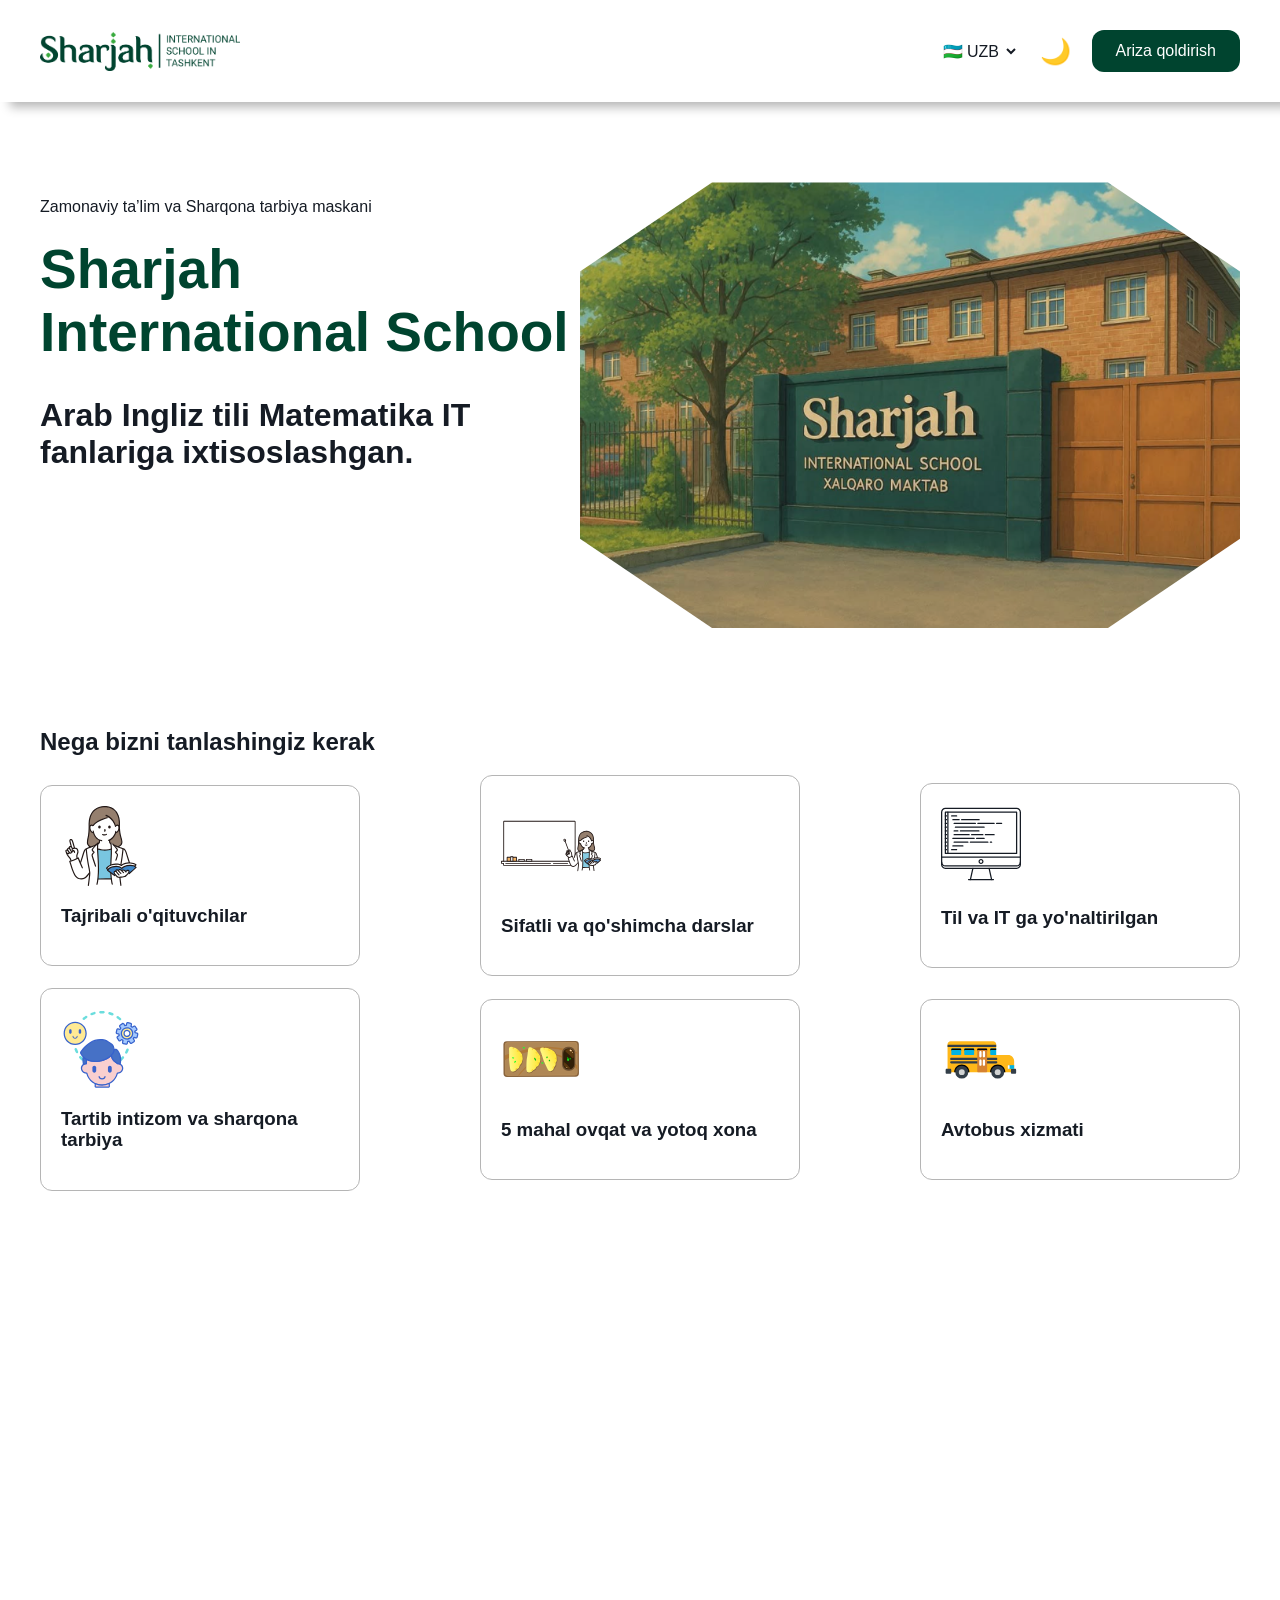
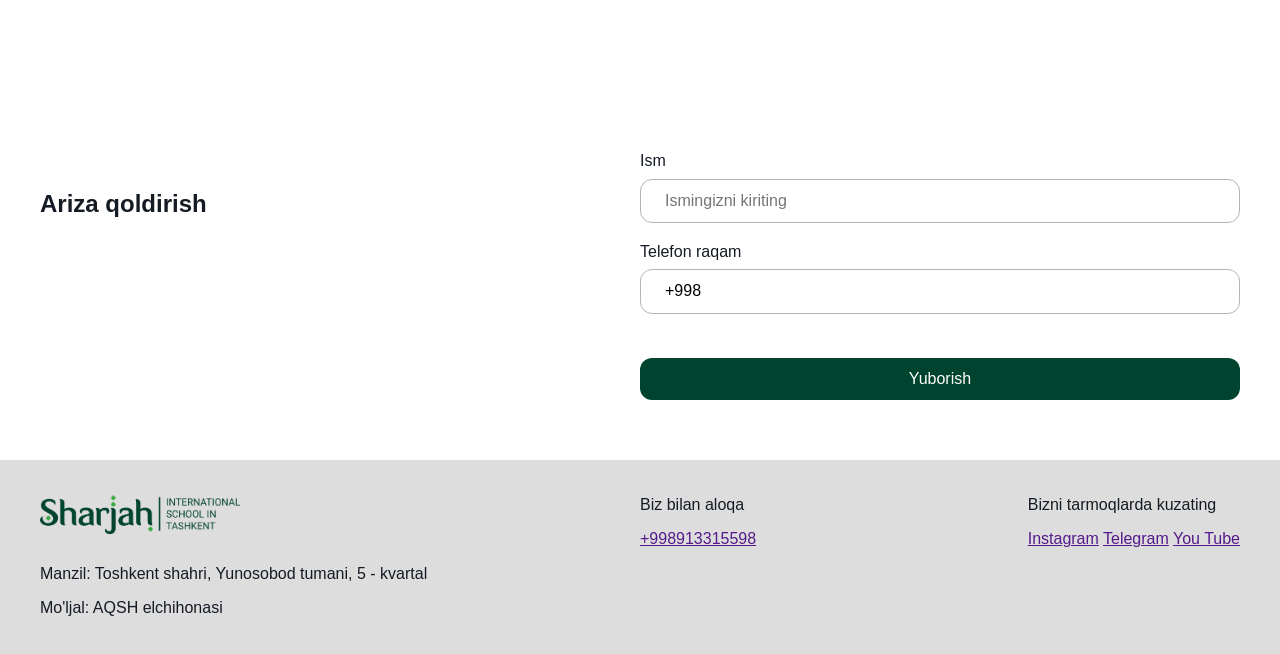
<file: index.html>
<!DOCTYPE html>
<html lang="en">
    <head>
        <meta charset="UTF-8" />
        <meta http-equiv="X-UA-Compatible" content="IE=edge" />
        <meta name="viewport" content="width=device-width, initial-scale=1.0" />
        <link rel="stylesheet" href="./css/main.css" />
        <!-- <link rel="icon" type="image/png" href="/assets/image/sh.png" sizes="64x64" /> -->
        <title>Sharjah school</title>
    </head>
    <body>
        <header>
            <div class="container">
                <div class="header">
                    <a href="./index.html">
                        <img
                            src="./assets/image/Sharjah logo.png"
                            width="200"
                            alt="site logo"
                        />
                    </a>

                    <div class="header-right">
                        <select id="lang-select" class="lang-select">
                            <option value="uz">🇺🇿 UZB</option>
                            <option value="en">🇬🇧 ENG</option>
                            <option value="ru">🇷🇺 RUS</option>
                        </select>

                        <button
                            class="theme-btn"
                            data-translate="dark-mode"
                        ></button>
                        <a
                            href="#appeal"
                            data-translate="appeal"
                            class="appeal"
                        ></a>
                    </div>
                </div>
            </div>
        </header>

        <main>
            <section class="hero-section">
                <div class="container">
                    <div class="hero">
                        <div class="hero-content">
                            <p data-translate="hero-info"></p>
                            <h1>
                                <p class="site-title">
                                    Sharjah International School
                                </p>
                                <p data-translate="hero-title"></p>
                            </h1>
                        </div>

                        <img
                            class="hero-img"
                            src="./assets/image/hero-img.png"
                            alt=""
                        />
                    </div>
                </div>
            </section>

            <section class="info-section">
                <div class="container">
                    <div class="info">
                        <h2 class="info-title">
                            Nega bizni tanlashingiz kerak
                        </h2>
                        <ul class="info-list">
                            <li class="info-list--item">
                                <img
                                    src="./assets/image/teacher-female-svgrepo-com.svg"
                                    width="80"
                                    alt=""
                                />
                                <h3>Tajribali o'qituvchilar</h3>
                            </li>
                            <li class="info-list--item">
                                <img
                                    src="./assets/image/lesson.svg"
                                    width="100"
                                    alt=""
                                />
                                <h3>Sifatli va qo'shimcha darslar</h3>
                            </li>
                            <li class="info-list--item">
                                <svg
                                    width="80px"
                                    height="80px"
                                    viewBox="0 0 1024 1024"
                                    fill="currentColor"
                                    class="icon"
                                    version="1.1"
                                    xmlns="http://www.w3.org/2000/svg"
                                >
                                    <path
                                        d="M1015.848 687.82H8.156a7.992 7.992 0 0 1-7.998-7.996 7.994 7.994 0 0 1 7.998-7.998h1007.692a7.992 7.992 0 0 1 7.996 7.998 7.992 7.992 0 0 1-7.996 7.996zM512 767.766c-17.636 0-31.99-14.34-31.99-31.99s14.354-31.99 31.99-31.99 31.992 14.34 31.992 31.99-14.356 31.99-31.992 31.99z m0-47.984c-8.81 0-15.996 7.184-15.996 15.994s7.186 15.994 15.996 15.994c8.824 0 15.996-7.184 15.996-15.994s-7.172-15.994-15.996-15.994zM376.152 975.732a8.01 8.01 0 0 1-7.826-9.73l31.99-143.956c0.968-4.296 5.294-6.954 9.544-6.078a8.014 8.014 0 0 1 6.078 9.544l-31.99 143.956a8 8 0 0 1-7.796 6.264zM647.864 975.732a8 8 0 0 1-7.808-6.264l-31.988-143.956a8.01 8.01 0 0 1 6.074-9.544 7.99 7.99 0 0 1 9.542 6.078l31.992 143.956a8.008 8.008 0 0 1-7.812 9.73z"
                                        fill="currentColor"
                                    />
                                    <path
                                        d="M671.954 975.732H352.05a7.992 7.992 0 0 1-7.998-7.998 7.992 7.992 0 0 1 7.998-7.996h319.904a7.992 7.992 0 0 1 7.996 7.996 7.992 7.992 0 0 1-7.996 7.998zM967.86 640.086H56.14a7.994 7.994 0 0 1-7.998-7.998V104.25a7.994 7.994 0 0 1 7.998-7.998h911.72c4.422 0 8 3.578 8 7.998v527.838a7.994 7.994 0 0 1-8 7.998z m-903.722-15.996h895.726V112.248H64.138v511.842z"
                                        fill="currentColor"
                                    />
                                    <path
                                        d="M967.86 800.038H56.14c-30.866 0-55.982-25.118-55.982-55.982V104.25c0-30.866 25.118-55.982 55.982-55.982h911.72c30.868 0 55.984 25.118 55.984 55.982v639.804c0 30.866-25.118 55.984-55.984 55.984zM56.14 64.262c-22.04 0-39.988 17.94-39.988 39.988v639.804c0 22.054 17.948 39.986 39.988 39.986h911.72c22.058 0 39.988-17.932 39.988-39.986V104.25c0-22.048-17.93-39.988-39.988-39.988H56.14z"
                                        fill="currentColor"
                                    />
                                    <path
                                        d="M967.86 831.778H56.14c-31.38 0-55.982-24.586-55.982-55.982v-31.99a7.994 7.994 0 0 1 7.998-7.998 7.994 7.994 0 0 1 7.998 7.998v31.99c0 22.43 17.574 39.986 39.988 39.986h911.72c22.434 0 39.988-17.556 39.988-39.986v-31.74a7.994 7.994 0 0 1 8-7.998 7.992 7.992 0 0 1 7.996 7.998v31.74c-0.002 31.396-24.588 55.982-55.986 55.982zM88.13 640.086a7.994 7.994 0 0 1-7.998-7.998V104.25a7.994 7.994 0 0 1 7.998-7.998 7.994 7.994 0 0 1 7.998 7.998v527.838a7.994 7.994 0 0 1-7.998 7.998z"
                                        fill="currentColor"
                                    />
                                    <path
                                        d="M72.136 160.232H56.14c-4.42 0-7.998-3.576-7.998-7.998s3.578-7.998 7.998-7.998h15.996c4.42 0 7.998 3.576 7.998 7.998s-3.578 7.998-7.998 7.998zM72.136 208.218H56.14c-4.42 0-7.998-3.578-7.998-7.998s3.578-7.998 7.998-7.998h15.996c4.42 0 7.998 3.578 7.998 7.998s-3.578 7.998-7.998 7.998zM72.136 256.204H56.14c-4.42 0-7.998-3.576-7.998-7.998s3.578-7.998 7.998-7.998h15.996c4.42 0 7.998 3.576 7.998 7.998s-3.578 7.998-7.998 7.998zM72.136 304.19H56.14c-4.42 0-7.998-3.578-7.998-7.998s3.578-7.998 7.998-7.998h15.996c4.42 0 7.998 3.578 7.998 7.998s-3.578 7.998-7.998 7.998z"
                                        fill="currentColor"
                                    />
                                    <path
                                        d="M72.136 352.174H56.14c-4.42 0-7.998-3.576-7.998-7.998s3.578-7.998 7.998-7.998h15.996c4.42 0 7.998 3.576 7.998 7.998s-3.578 7.998-7.998 7.998z"
                                        fill="currentColor"
                                    />
                                    <path
                                        d="M72.136 400.16H56.14a7.994 7.994 0 0 1-7.998-7.998 7.994 7.994 0 0 1 7.998-7.998h15.996a7.994 7.994 0 0 1 7.998 7.998 7.996 7.996 0 0 1-7.998 7.998z"
                                        fill="currentColor"
                                    />
                                    <path
                                        d="M72.136 448.144H56.14a7.994 7.994 0 0 1-7.998-7.998 7.994 7.994 0 0 1 7.998-7.998h15.996a7.994 7.994 0 0 1 7.998 7.998 7.994 7.994 0 0 1-7.998 7.998z"
                                        fill="currentColor"
                                    />
                                    <path
                                        d="M72.136 496.13H56.14a7.994 7.994 0 0 1-7.998-7.998 7.994 7.994 0 0 1 7.998-7.998h15.996a7.994 7.994 0 0 1 7.998 7.998 7.996 7.996 0 0 1-7.998 7.998z"
                                        fill="currentColor"
                                    />
                                    <path
                                        d="M72.136 544.116H56.14a7.994 7.994 0 0 1-7.998-7.998 7.992 7.992 0 0 1 7.998-7.996h15.996a7.992 7.992 0 0 1 7.998 7.996 7.994 7.994 0 0 1-7.998 7.998z"
                                        fill="currentColor"
                                    />
                                    <path
                                        d="M72.136 592.102H56.14c-4.42 0-7.998-3.578-7.998-7.998s3.578-7.998 7.998-7.998h15.996c4.42 0 7.998 3.578 7.998 7.998s-3.578 7.998-7.998 7.998z"
                                        fill="currentColor"
                                    />
                                    <path
                                        d="M200.096 160.232h-63.98c-4.42 0-7.998-3.576-7.998-7.998s3.576-7.998 7.998-7.998h63.98c4.42 0 7.998 3.576 7.998 7.998s-3.578 7.998-7.998 7.998zM488.006 208.218H264.076c-4.42 0-7.998-3.578-7.998-7.998s3.576-7.998 7.998-7.998h223.93c4.422 0 7.998 3.578 7.998 7.998s-3.576 7.998-7.998 7.998zM232.086 208.218H152.11c-4.42 0-7.998-3.578-7.998-7.998s3.578-7.998 7.998-7.998h79.976c4.42 0 7.998 3.578 7.998 7.998s-3.578 7.998-7.998 7.998zM679.95 256.204H472.012c-4.42 0-7.998-3.576-7.998-7.998s3.578-7.998 7.998-7.998h207.936c4.422 0 7.996 3.576 7.996 7.998s-3.572 7.998-7.994 7.998zM775.918 256.204h-63.98c-4.418 0-7.996-3.576-7.996-7.998s3.578-7.998 7.996-7.998h63.98c4.422 0 8 3.576 8 7.998s-3.578 7.998-8 7.998zM440.022 256.204H168.106c-4.42 0-7.998-3.576-7.998-7.998s3.576-7.998 7.998-7.998h271.916c4.42 0 7.998 3.576 7.998 7.998s-3.578 7.998-7.998 7.998zM216.09 352.174H168.106c-4.42 0-7.998-3.576-7.998-7.998s3.576-7.998 7.998-7.998h47.986c4.42 0 7.998 3.576 7.998 7.998s-3.58 7.998-8 7.998zM485.508 352.174H248.082c-4.42 0-7.998-3.576-7.998-7.998s3.578-7.998 7.998-7.998h237.428c4.42 0 7.998 3.576 7.998 7.998s-3.58 7.998-8 7.998zM551.988 304.19H184.1c-4.42 0-7.998-3.578-7.998-7.998s3.578-7.998 7.998-7.998h367.888c4.422 0 7.996 3.578 7.996 7.998s-3.574 7.998-7.996 7.998zM535.992 400.16h-143.956a7.994 7.994 0 0 1-7.998-7.998 7.994 7.994 0 0 1 7.998-7.998h143.956c4.422 0 8 3.578 8 7.998a7.994 7.994 0 0 1-8 7.998zM424.028 448.144H152.11a7.994 7.994 0 0 1-7.998-7.998 7.994 7.994 0 0 1 7.998-7.998h271.916a7.994 7.994 0 0 1 7.998 7.998 7.992 7.992 0 0 1-7.996 7.998zM280.072 544.116h-127.96a7.994 7.994 0 0 1-7.998-7.998 7.992 7.992 0 0 1 7.998-7.996h127.96a7.992 7.992 0 0 1 7.998 7.996 7.994 7.994 0 0 1-7.998 7.998zM599.972 496.13H376.042a7.994 7.994 0 0 1-7.998-7.998 7.994 7.994 0 0 1 7.998-7.998h223.93c4.422 0 8 3.578 8 7.998a7.994 7.994 0 0 1-8 7.998zM647.958 496.13h-15.992c-4.422 0-8-3.578-8-7.998a7.994 7.994 0 0 1 8-7.998h15.992c4.422 0 8 3.578 8 7.998s-3.58 7.998-8 7.998zM344.052 496.13H168.106a7.994 7.994 0 0 1-7.998-7.998 7.994 7.994 0 0 1 7.998-7.998h175.946a7.994 7.994 0 0 1 7.998 7.998 7.994 7.994 0 0 1-7.998 7.998zM200.096 592.102h-63.98c-4.42 0-7.998-3.578-7.998-7.998s3.576-7.998 7.998-7.998h63.98c4.42 0 7.998 3.578 7.998 7.998s-3.578 7.998-7.998 7.998zM551.988 448.144h-95.972a7.994 7.994 0 0 1-7.998-7.998 7.994 7.994 0 0 1 7.998-7.998h95.972a7.992 7.992 0 0 1 7.996 7.998 7.99 7.99 0 0 1-7.996 7.998zM679.95 400.16h-111.964c-4.422 0-8-3.578-8-7.998a7.994 7.994 0 0 1 8-7.998h111.964a7.992 7.992 0 0 1 7.996 7.998 7.992 7.992 0 0 1-7.996 7.998zM360.046 400.16h-191.94a7.994 7.994 0 0 1-7.998-7.998 7.994 7.994 0 0 1 7.998-7.998h191.942a7.994 7.994 0 0 1 7.998 7.998 7.996 7.996 0 0 1-8 7.998z"
                                        fill="currentColor"
                                    />
                                </svg>
                                <h3>Til va IT ga yo'naltirilgan</h3>
                            </li>
                            <li class="info-list--item">
                                <img
                                    src="./assets/image/reshot-icon-charcater-building-V54C68ZLUN.svg"
                                    width="80"
                                    alt=""
                                />
                                <h3>Tartib intizom va sharqona tarbiya</h3>
                            </li>
                            <li class="info-list--item">
                                <img
                                    src="./assets/image/food-gyoza-japanese-food-svgrepo-com.svg"
                                    width="80"
                                    alt=""
                                />
                                <h3>5 mahal ovqat va yotoq xona</h3>
                            </li>
                            <li class="info-list--item">
                                <img
                                    src="./assets/image/school-bus-svgrepo-com.svg"
                                    width="80"
                                    alt=""
                                />
                                <h3>Avtobus xizmati</h3>
                            </li>
                        </ul>
                    </div>
                </div>
            </section>

            <section class="location-section">
                <div class="container">
                    <iframe
                        src="https://yandex.ru/map-widget/v1/?um=constructor%3Af2c78a2348951900facc6458e27fc152a250ca13cfb68885768c98089ad1f8de&amp;source=constructor"
                        width="100%"
                        height="475"
                        frameborder="0"
                    ></iframe>
                </div>
            </section>

            <section class="contact-section">
                <div class="container">
                    <div class="contact">
                        <div class="contact-info">
                            <h2>Ariza qoldirish</h2>

                            <!-- <p>
                                    Ismingizni va telefon raqamingizni
                                    qoldiring, biz siz bilan tez orada
                                    bog'lanamiz.
                                </p> -->
                            <video
                                src="./assets/image/Customer Service.mp4"
                                autoplay
                                muted
                                loop
                                playsinline
                                width="280"
                            ></video>
                        </div>
                        <form class="contact-form">
                            <label for="name" data-translate="name"></label>
                            <input
                                id="name"
                                type="text"
                                class="modal-input"
                                data-translate-placeholder="name_placeholder"
                                placeholder="Enter your name"
                            />

                            <label for="phone" data-translate="phone"></label>
                            <input
                                id="phone"
                                type="tel"
                                class="modal-input"
                                placeholder="Enter your phone number"
                                value="+998"
                            />
                            <button
                                class="modal-btn"
                                data-translate="submit"
                            ></button>
                        </form>
                    </div>
                </div>
            </section>
        </main>

        <footer>
            <div class="container">
                <div class="footer">
                    <div class="footer-top">
                        <a href="./index.html">
                            <img
                                src="./assets/image/Sharjah logo.png"
                                width="200"
                                alt="site logo"
                            />
                        </a>
                        <div class="footer-info">
                            <div>
                                <p>Biz bilan aloqa</p>
                                <a href="">+998913315598</a>
                            </div>
                            <div>
                                <p>Bizni tarmoqlarda kuzating</p>
                                <a href="">Instagram</a>
                                <a href="">Telegram</a>
                                <a href="">You Tube</a>
                            </div>
                        </div>
                    </div>
                    <div class="footer-bottom">
                        <p>
                            Manzil: Toshkent shahri, Yunosobod tumani, 5 -
                            kvartal
                        </p>
                        <p>Mo'ljal: AQSH elchihonasi</p>
                    </div>
                </div>
            </div>
        </footer>

        <div class="modal">
            <div class="modal-wrapper">
                <button class="modal-close">X</button>
                <form class="modal-form">
                    <label for="name" data-translate="name"></label>
                    <input
                        id="name"
                        type="text"
                        class="modal-input"
                        data-translate-placeholder="name_placeholder"
                        placeholder="Enter your name"
                    />

                    <label for="phone" data-translate="phone"></label>
                    <input
                        id="phone"
                        type="tel"
                        class="modal-input"
                        placeholder="Enter your phone number"
                        value="+998"
                    />
                    <button class="modal-btn" data-translate="submit"></button>
                </form>
            </div>
        </div>
        <script src="./js/main.js"></script>
    </body>
</html>
</file>
<file: css/main.css>
:root{--bg-color: #ffffff;--text-color: #151b24;--primary-color: #007bff;--border-color: #b5b5b5;--green-color: #00442F;--footer-bg: #dddddd}.dark-mode{--bg-color: #151b24;--text-color: #ffffff;--primary-color: #4a90e2;--border-color: #484848;--green-color: #D0B183;--footer-bg: #0f1319}/*! normalize.css v8.0.1 | MIT License | github.com/necolas/normalize.css */html{line-height:1.15;-webkit-text-size-adjust:100%}body{margin:0}main{display:block}h1{font-size:2em;margin:.67em 0}hr{box-sizing:content-box;height:0;overflow:visible}pre{font-family:monospace,monospace;font-size:1em}a{background-color:rgba(0,0,0,0)}abbr[title]{border-bottom:none;text-decoration:underline;-webkit-text-decoration:underline dotted;text-decoration:underline dotted}b,strong{font-weight:bolder}code,kbd,samp{font-family:monospace,monospace;font-size:1em}small{font-size:80%}sub,sup{font-size:75%;line-height:0;position:relative;vertical-align:baseline}sub{bottom:-0.25em}sup{top:-0.5em}img{border-style:none}button,input,optgroup,select,textarea{font-family:inherit;font-size:100%;line-height:1.15;margin:0}button,input{overflow:visible}button,select{text-transform:none}button,[type=button],[type=reset],[type=submit]{-webkit-appearance:button}button::-moz-focus-inner,[type=button]::-moz-focus-inner,[type=reset]::-moz-focus-inner,[type=submit]::-moz-focus-inner{border-style:none;padding:0}button:-moz-focusring,[type=button]:-moz-focusring,[type=reset]:-moz-focusring,[type=submit]:-moz-focusring{outline:1px dotted ButtonText}fieldset{padding:.35em .75em .625em}legend{box-sizing:border-box;color:inherit;display:table;max-width:100%;padding:0;white-space:normal}progress{vertical-align:baseline}textarea{overflow:auto}[type=checkbox],[type=radio]{box-sizing:border-box;padding:0}[type=number]::-webkit-inner-spin-button,[type=number]::-webkit-outer-spin-button{height:auto}[type=search]{-webkit-appearance:textfield;outline-offset:-2px}[type=search]::-webkit-search-decoration{-webkit-appearance:none}::-webkit-file-upload-button{-webkit-appearance:button;font:inherit}details{display:block}summary{display:list-item}template{display:none}[hidden]{display:none}.container{width:100%;max-width:1240px;margin:0 auto;padding:0 20px}html{height:100%;box-sizing:border-box}*,*::before,*::after{box-sizing:inherit;scroll-behavior:smooth}body{height:100%;display:flex;flex-direction:column;font-family:"Arial","sans-serif";background-color:var(--bg-color);color:var(--text-color);transition:background-color .3s ease,color .3s ease;margin:0;padding:0}img{max-width:100%;height:auto;vertical-align:middle;-o-object-fit:cover;object-fit:cover}.main{flex-grow:1}.visually-hidden{position:absolute;width:1px;height:1px;margin:-1px;border:0;padding:0;clip:rect(0 0 0 0);overflow:hidden}header{padding:30px 0;box-shadow:10px 5px 10px 0 var(--border-color)}.header{display:flex;justify-content:space-between;align-items:center}.header-right{display:flex;align-items:center;gap:15px}.lang-select{background-color:var(--bg-color);color:var(--text-color);border:none}.appeal{text-decoration:none;color:#fff;padding:12px 24px;border-radius:12px;background-color:var(--green-color)}.theme-btn{background-color:var(--bg-color);color:var(--text-color);border:none;font-size:25px}.hero{display:flex;padding:80px 0}.hero-content{width:100%;max-width:800px}.hero-img{width:55%;clip-path:polygon(20% 0%, 80% 0%, 100% 20%, 100% 80%, 80% 100%, 20% 100%, 0% 80%, 0% 20%)}.site-title{color:var(--green-color);font-size:55px;margin:0}.info-list{display:flex;align-items:center;justify-content:space-between;list-style-type:none;flex-wrap:wrap;margin:0;padding:0}.info-list--item{width:320px;padding:20px;border:1px solid var(--border-color);border-radius:12px;margin-bottom:12px;color:var(--text-color);--icon-color: #10b981}.info-list--item img{color:#ec4899}.contact{display:flex;align-items:center;justify-content:space-between;margin-top:70px}.contact-info{width:350px}.contact-form{width:600px;display:flex;flex-direction:column}.contact-form input{margin-bottom:20px;margin-top:8px}footer{background-color:var(--footer-bg);margin-top:60px}.footer{padding:20px 0}.footer-top{display:flex;align-items:center;justify-content:space-between}.footer-info{width:600px;display:flex;justify-content:space-between}.modal{width:100%;height:100%;background-color:rgba(152,155,152,.599);position:absolute;top:0;display:none;align-items:center;justify-content:center}.modal-wrapper{width:600px;padding:30px;background-color:var(--bg-color);color:var(--text-color);border-radius:12px;position:relative}.modal-form{display:flex;flex-direction:column;gap:10px;margin-top:20px}.modal-input{padding:12px 24px;border-radius:12px;border:1px solid var(--border-color);outline:none}.modal-btn{margin-top:24px;padding:12px 24px;color:#fff;border-radius:12px;background-color:var(--green-color);border:none}.modal-close{width:30px;height:30px;position:absolute;top:20px;right:30px;background-color:red;border:none;color:#fff;border-radius:4px;transition:all .2s ease-in-out}.modal-close:hover{background-color:#fff;color:red;border:1px solid red;transition:all .2s ease-in-out}.modal-show{display:flex}/*# sourceMappingURL=main.css.map */
</file>
